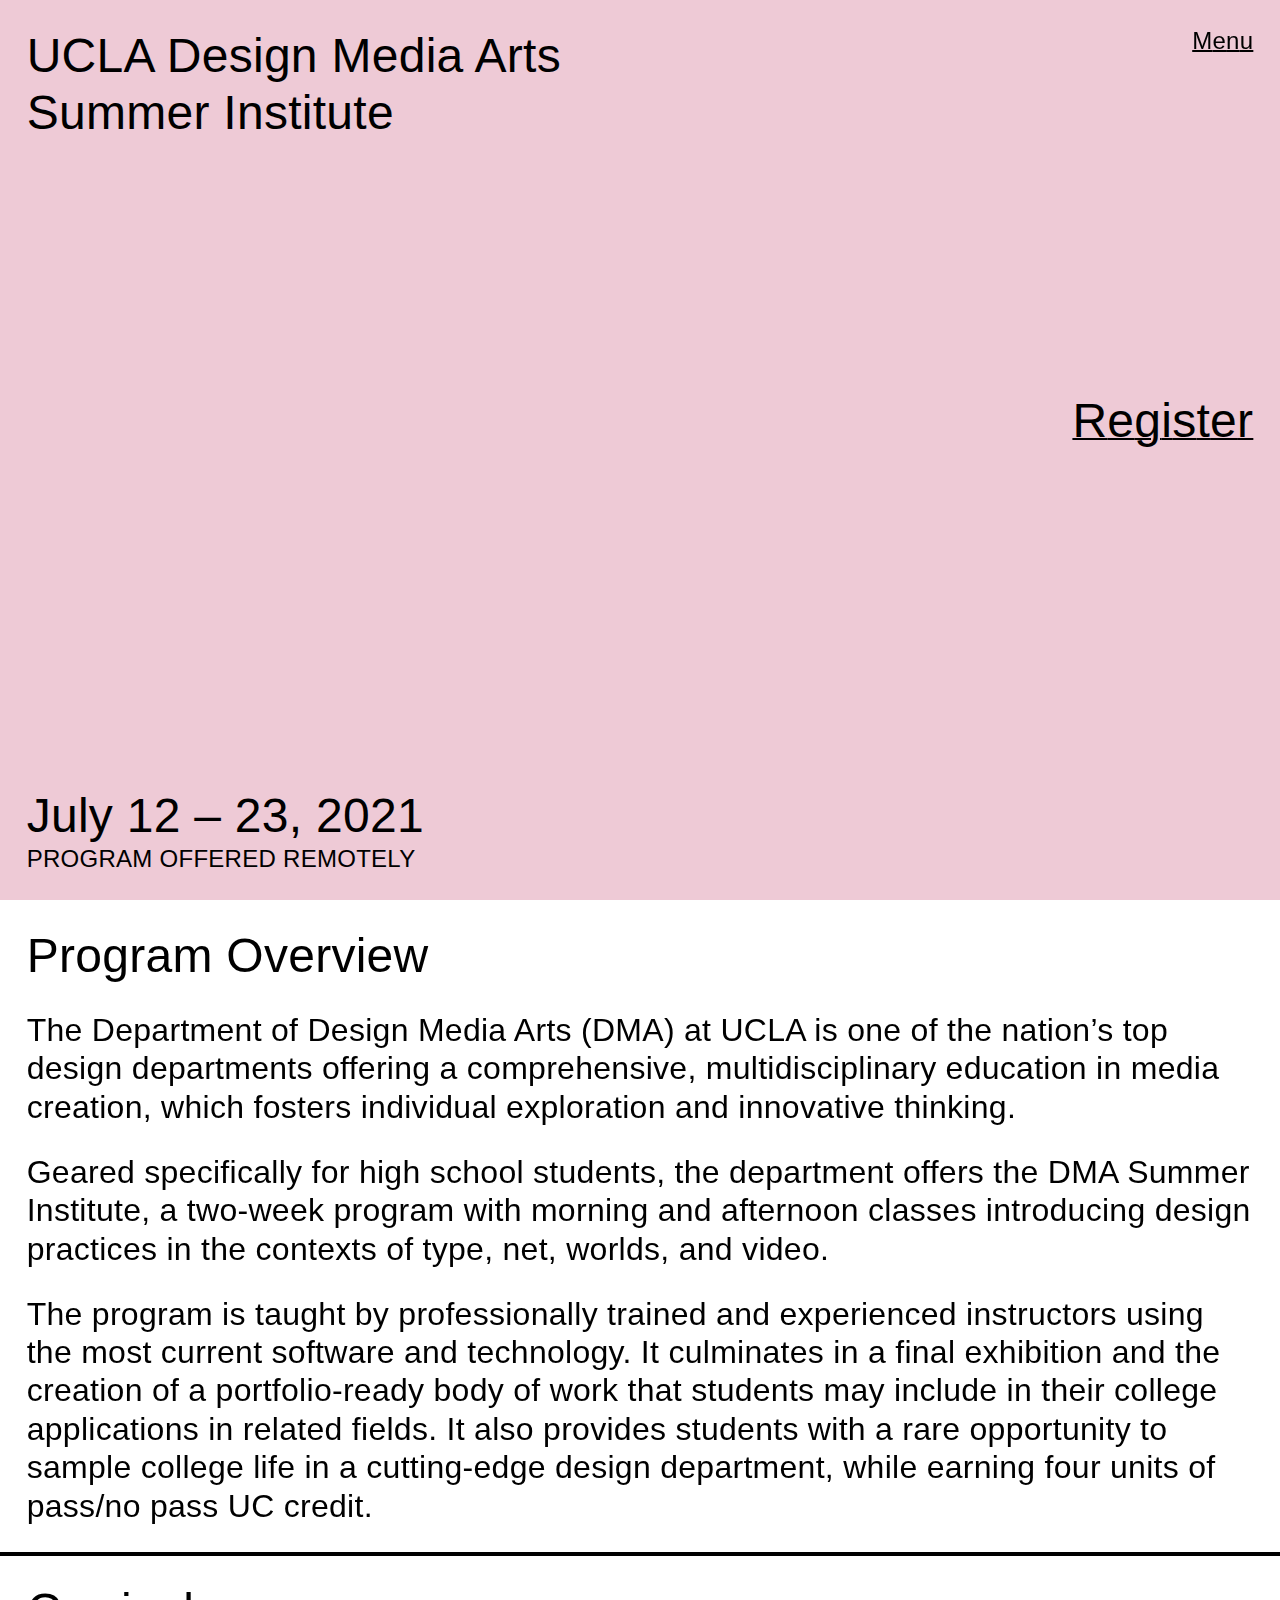
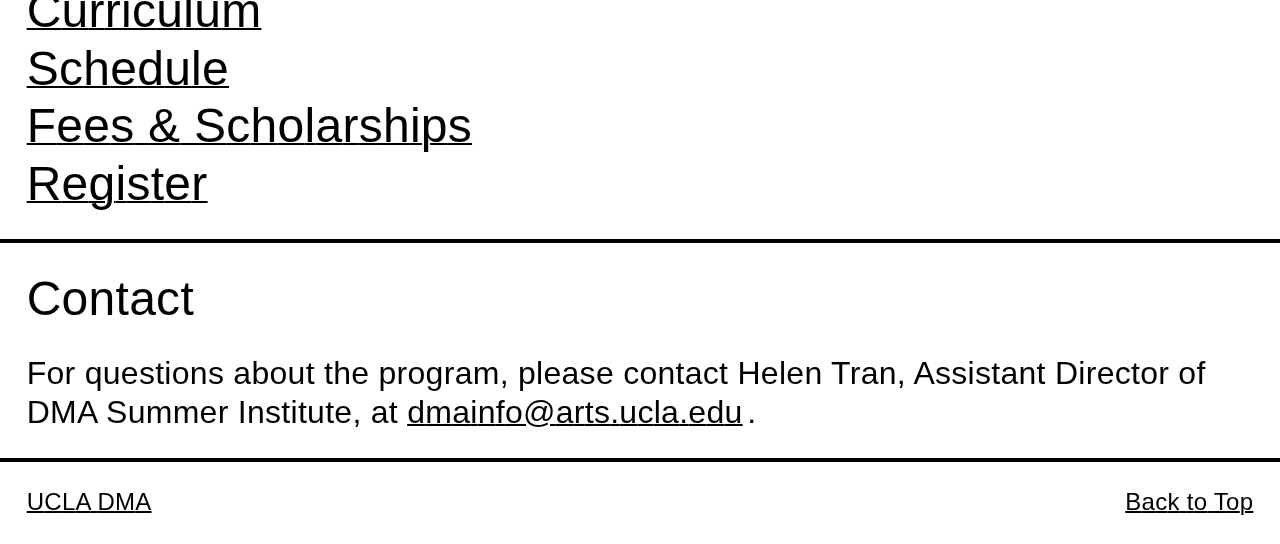
<file: index.html>
<!DOCTYPE html>
<html lang="en">

<head>
    <meta charset="utf-8">
    <meta name="viewport" content="width=device-width, initial-scale=1">
    <meta name="description"
        content="The Department of Design Media Arts (DMA) at UCLA is one of the nation’s top design departments offering a comprehensive, multidisciplinary education in media creation, which fosters individual exploration and innovative thinking. Geared specifically for high school students, the department offers the DMA Summer Institute, a two-week program with morning and afternoon classes introducing design practices in the contexts of print, net, worlds, and video. The program is taught by professionally trained and experienced instructors using the most current software and technology. It culminates in a final exhibition and the creation of a portfolio-ready body of work that students may include in their college applications in related fields. It also provides students with a rare opportunity to sample college life in a cutting-edge design department, while earning four units of pass/no pass UC credit.">
    <link href="css/common.css" rel="stylesheet">
    <link href="css/index.css" rel="stylesheet">
    <title>UCLA DMA Summer Institute 2021</title>
</head>

<body onclick="">
    <nav id="menu" class="menu eighteen-pt">
        <div class="current-page text">
            Program Overview
        </div>

        <div id="close-btn" class="close-btn btn text">
            Close
        </div>

        <hr class="hr-show-on-mobile">

        <a href="curriculum/index.html" class="text">
            Curriculum
        </a>
        <br>
        <a href="schedule/index.html" class="text">
            Schedule
        </a>
        <br>
        <a href="fees-scholarships/index.html" class="text">
            Fees & Scholarships
        </a>
        <br>
        <a href="#contact" id="contact-btn" class="text">
            Contact
        </a>

        <hr>

        <div class="register">
            <a href="https://r.summer.ucla.edu/contact/InterestInstitutes.cfm" target="blank" class="register-btn thirty-six-pt text">
                Register
            </a>
            <div class="register-caption">
                <div class="text">
                    PROGRAM OFFERED REMOTELY
                </div>
                <div class="text">
                    Registeration for Summer 2021 opens on February 15 on a first come, first-served basis.
                </div>
            </div>
        </div>
    </nav>

    <main>
        <div id="top"></div>

        <nav>
            <div id="menu-btn" class="menu-btn btn eighteen-pt text">
                Menu
            </div>
        </nav>

        <header id="landing" class="landing">
            <div class="header">
                <h1 class="thirty-six-pt">
                    <div class="text">
                        UCLA Design Media Arts
                    </div>
                    <div class="text">
                        Summer Institute
                    </div>
                </h1>
            </div>

            <div class="register">
                <a href="https://r.summer.ucla.edu/contact/InterestInstitutes.cfm" target="blank" class="register-btn thirty-six-pt text">
                    Register
                </a>
            </div>

            <div class="date">
                <div class="date-wrapper">
                    <time class="thirty-six-pt text" datetime="2021-07-12">
                        July 12
                    </time>
                    <span class="thirty-six-pt text">
                        –
                    </span>
                    <time class="thirty-six-pt text" datetime="2021-07-23">
                        23, 2021
                    </time>
                    <div class="eighteen-pt text">
                        PROGRAM OFFERED REMOTELY
                    </div>
                </div>
            </div>
        </header>

        <!-- <hr class="hr-thick"> -->

        <section class="overview">
            <h1 class="thirty-six-pt text">
                Program Overview
            </h1>
            <p>
                <div class="twenty-four-pt text">
                    The Department of Design Media Arts (DMA) at UCLA is one of the nation’s top design departments
                    offering a comprehensive, multidisciplinary education in media creation, which fosters individual
                    exploration and innovative thinking.
                </div>

                <div class="twenty-four-pt text">
                    Geared specifically for high school students, the department offers the DMA Summer Institute, a
                    two-week program with morning and afternoon classes introducing design practices in the contexts of
                    type, net, worlds, and video.
                </div>

                <div class="twenty-four-pt text">
                    The program is taught by professionally trained and experienced instructors using the most current
                    software and technology. It culminates in a final exhibition and the creation of a portfolio-ready
                    body of work that students may include in their college applications in related fields. It also
                    provides students with a rare opportunity to sample college life in a cutting-edge design
                    department, while earning four units of pass/no pass UC credit.
                </div>
            </p>
        </section>

        <hr class="hr-thick">

        <nav class="btm-nav thirty-six-pt">
            <a href="curriculum/index.html" class="text">
                Curriculum
            </a>
            <br>
            <a href="schedule/index.html" class="text">
                Schedule
            </a>
            <br>
            <a href="fees-scholarships/index.html" class="text">
                Fees & Scholarships
            </a>
            <br>
            <a href="https://r.summer.ucla.edu/contact/InterestInstitutes.cfm" target="blank" class="text">
                Register
            </a>
        </nav>

        <hr class="hr-thick">

        <section class="contact" id="contact">
            <h1 class="thirty-six-pt text">
                Contact
            </h1>
            <p>
                <span class="twenty-four-pt text">
                    For questions about the program, please contact Helen Tran, Assistant Director of DMA Summer
                    Institute, at
                </span>
                <a href="mailto:dmainfo@arts.ucla.edu" class="twenty-four-pt text">dmainfo@arts.ucla.edu</a>
                <span class="twenty-four-pt text">
                    .
                </span>
            </p>
        </section>

        <hr class="hr-thick">
    </main>

    <footer class="eighteen-pt">
        <div class="UCLA-DMA">
            <a href="http://dma.ucla.edu/" target="blank" class="text">
                UCLA DMA
            </a>
        </div>
        <div class="back-to-top">
            <a href="#top" class="text">
                Back to Top
            </a>
        </div>
    </footer>

    <script type="text/javascript" src="js/jquery-1.8.3.js"></script>
    <script type="text/javascript" src="js/index.js"></script>
    <script type="text/javascript" src="js/menu.js"></script>
</body>

</html>
</file>
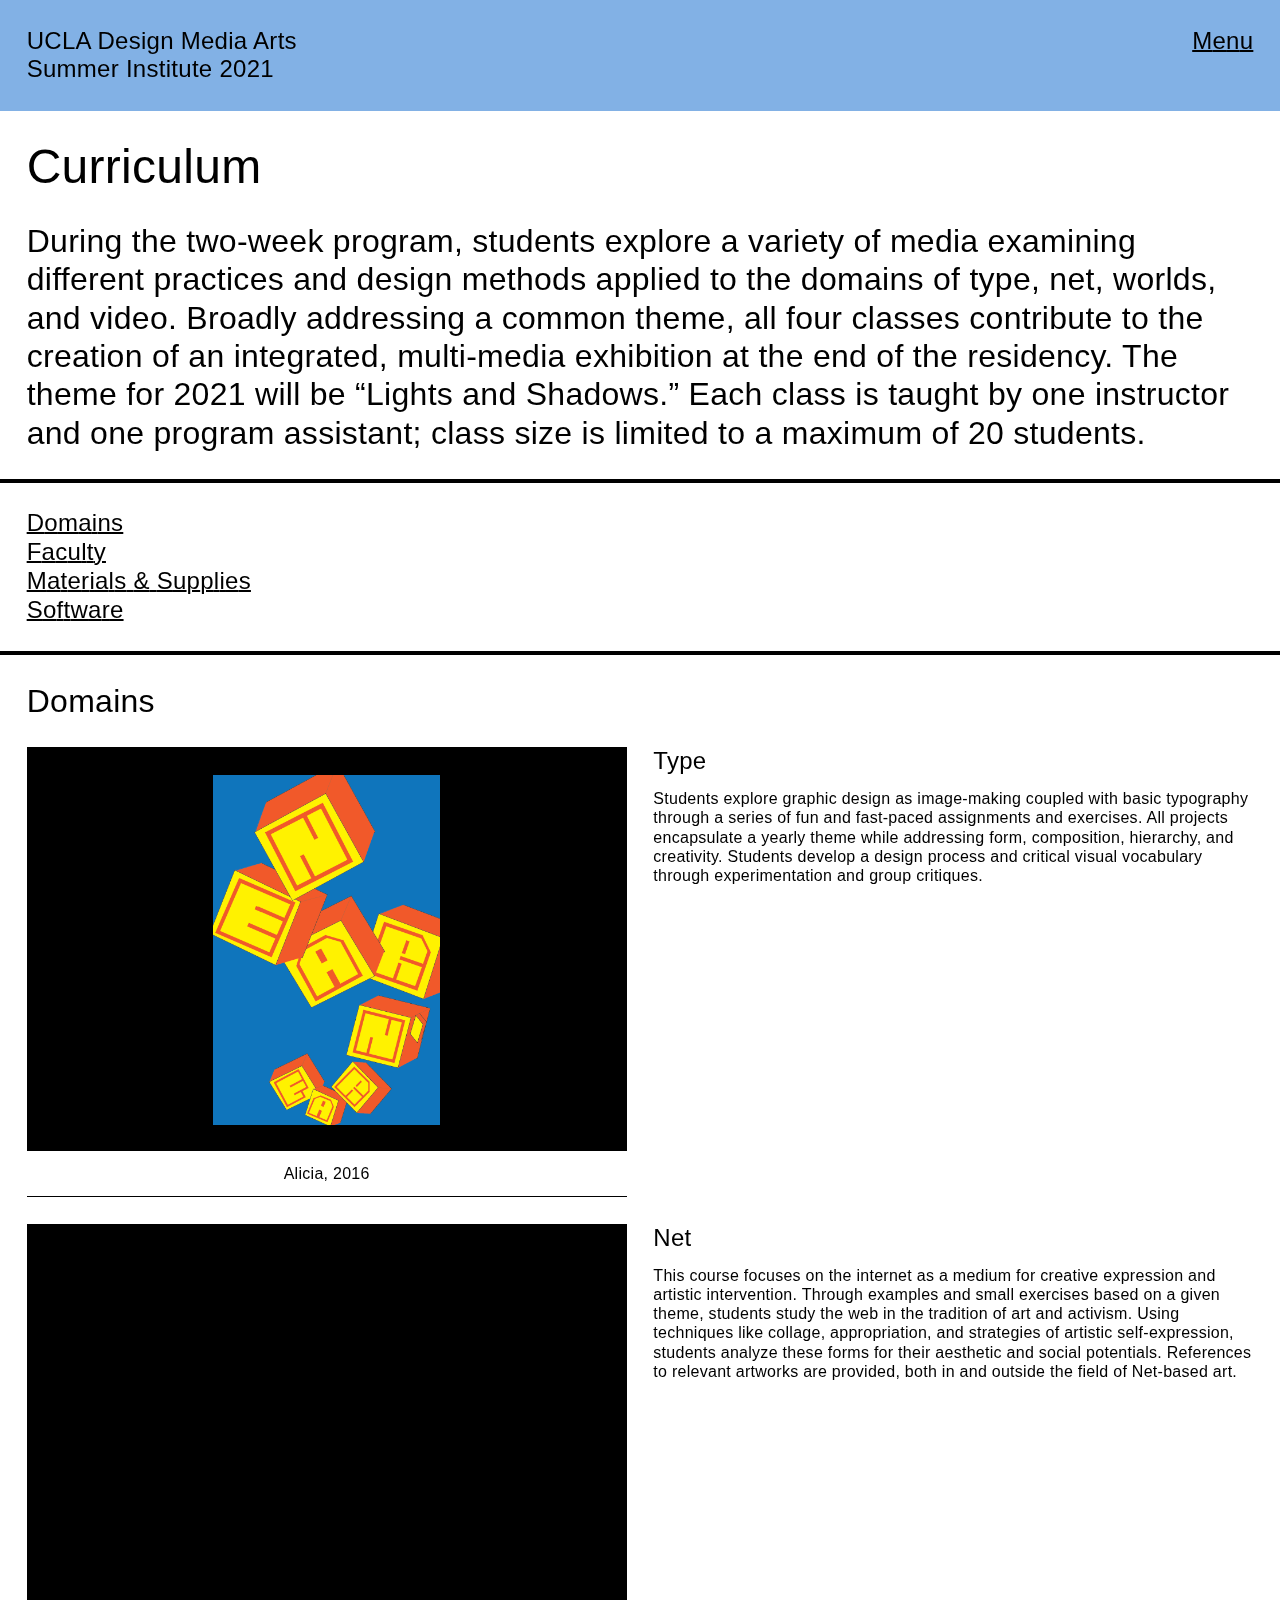
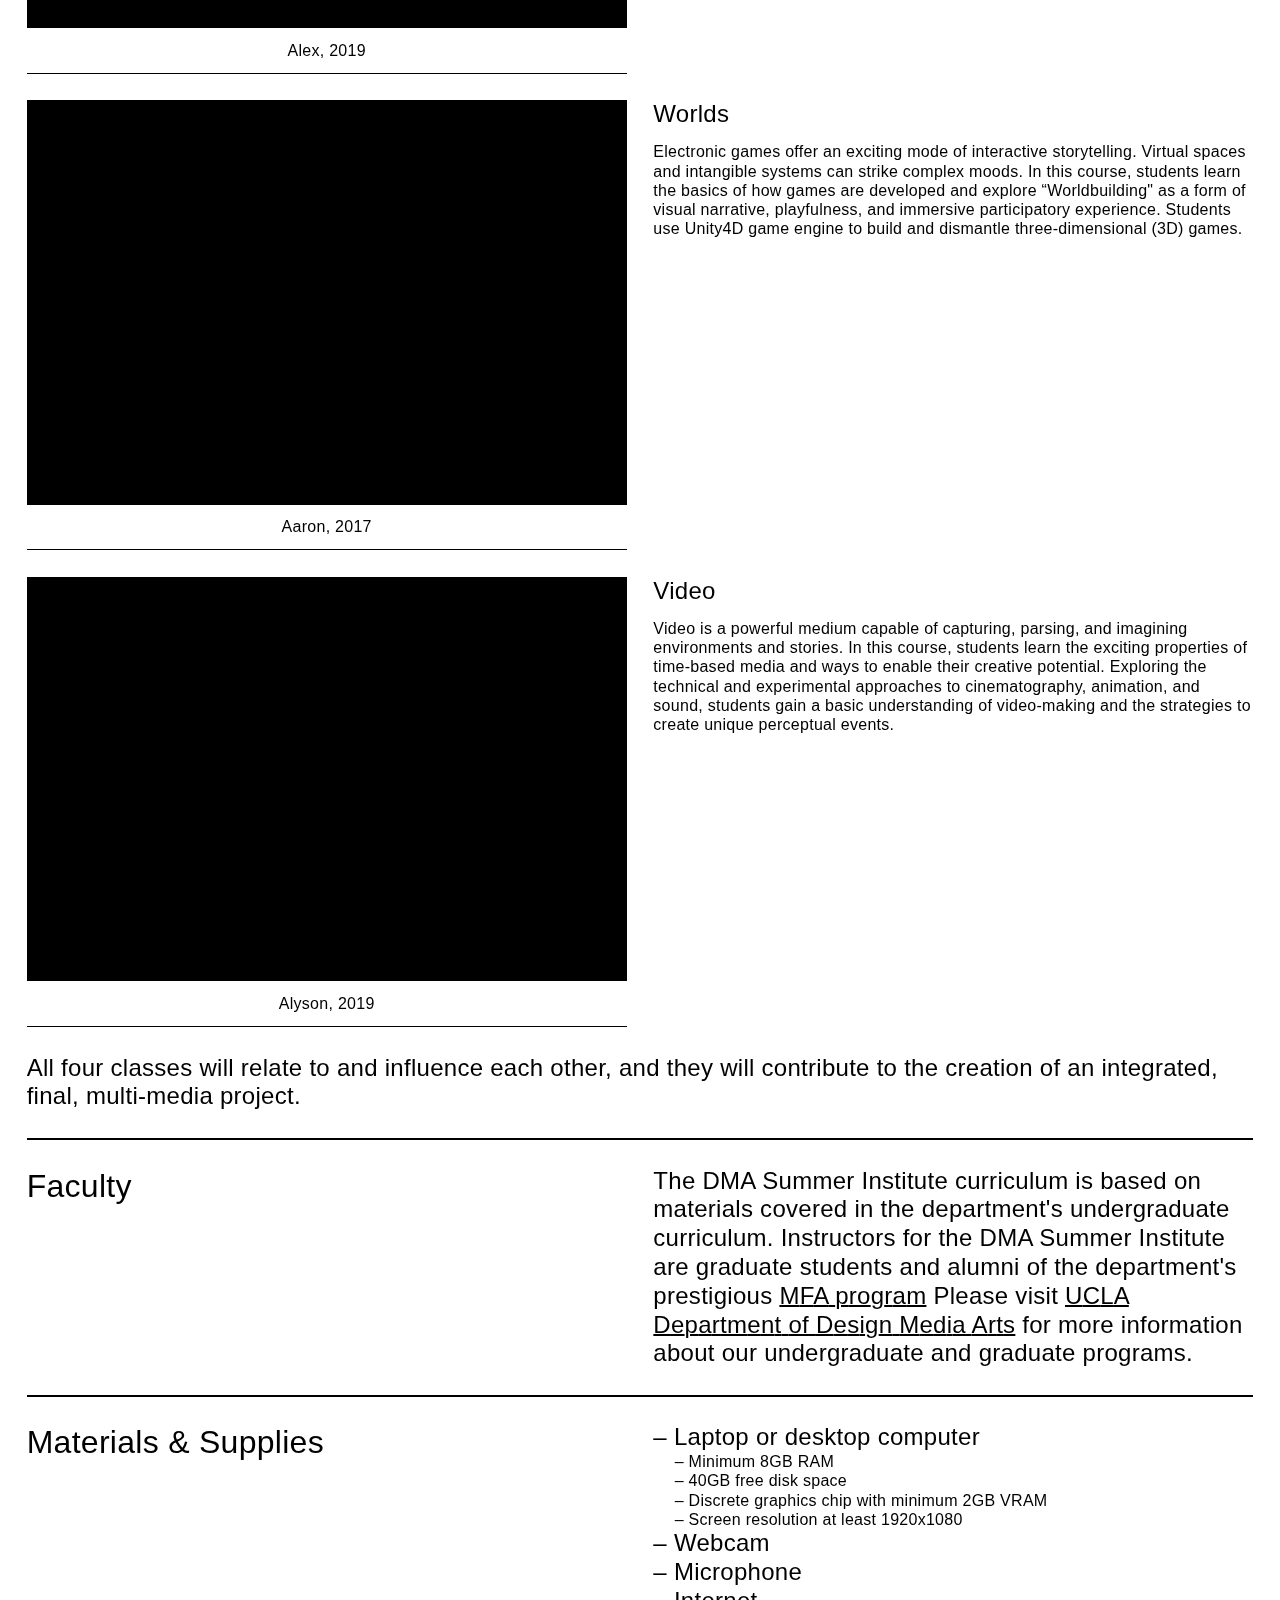
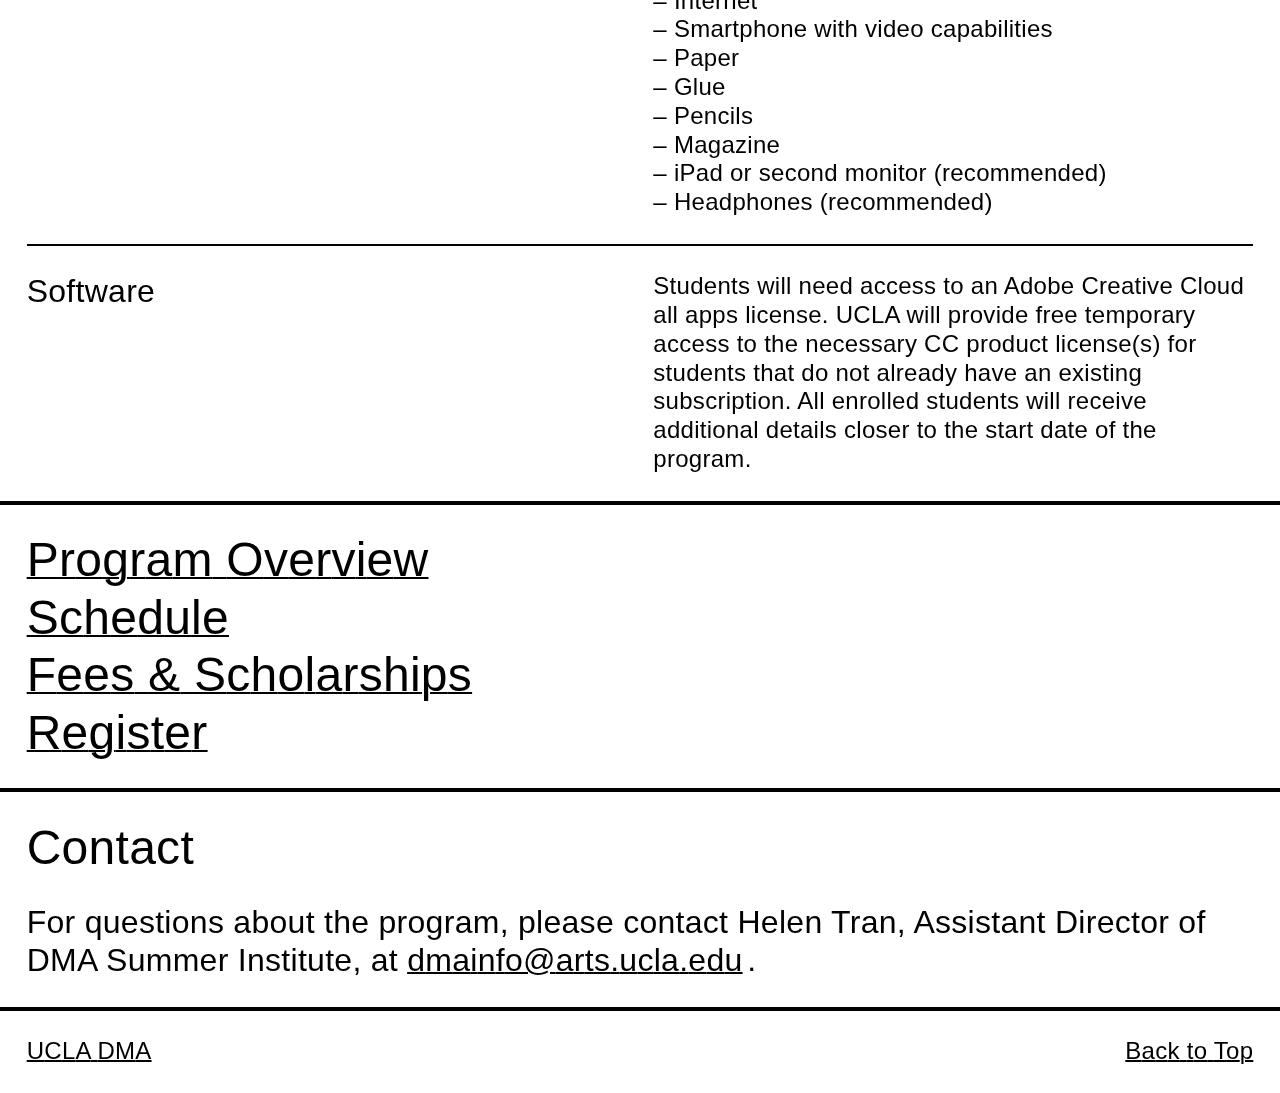
<file: curriculum/index.html>
<!DOCTYPE html>
<html lang="en">

<head>
    <meta charset="utf-8">
    <meta name="viewport" content="width=device-width, initial-scale=1">
    <meta name="description"
        content="The Department of Design Media Arts (DMA) at UCLA is one of the nation’s top design departments offering a comprehensive, multidisciplinary education in media creation, which fosters individual exploration and innovative thinking. Geared specifically for high school students, the department offers the DMA Summer Institute, a two-week program with morning and afternoon classes introducing design practices in the contexts of print, net, worlds, and video. The program is taught by professionally trained and experienced instructors using the most current software and technology. It culminates in a final exhibition and the creation of a portfolio-ready body of work that students may include in their college applications in related fields. It also provides students with a rare opportunity to sample college life in a cutting-edge design department, while earning four units of pass/no pass UC credit.">
    <link href="../css/common.css" rel="stylesheet">
    <link href="../css/curriculum.css" rel="stylesheet">
    <title>UCLA DMA Summer Institute 2021</title>
</head>

<body onclick="">
    <nav id="menu" class="menu eighteen-pt">
        <div class="current-page text">
            Curriculum
        </div>

        <div id="close-btn" class="close-btn btn text">
            Close
        </div>

        <hr class="hr-show-on-mobile">

        <a href="../index.html" class="text">
            Program Overview
        </a>
        <br>
        <a href="../schedule/index.html" class="text">
            Schedule
        </a>
        <br>
        <a href="../fees-scholarships/index.html" class="text">
            Fees & Scholarships
        </a>
        <br>
        <a href="#contact" id="contact-btn" class="text">
            Contact
        </a>

        <hr>

        <div class="register">
            <a href="https://r.summer.ucla.edu/contact/InterestInstitutes.cfm" target="_blank"
                class="register-btn thirty-six-pt text">
                Register
            </a>
            <div class="register-caption">
                <div class="text">
                    PROGRAM OFFERED REMOTELY
                </div>
                <div class="text">
                    Registeration for Summer 2021 opens on February 15 on a first come, first-served basis.
                </div>
            </div>
        </div>
    </nav>

    <main>
        <div id="top"></div>

        <nav>
            <div id="menu-btn" class="menu-btn btn eighteen-pt text">
                Menu
            </div>
        </nav>

        <header id="landing" class="landing">
            <h2 class="eighteen-pt">
                <div class="text">
                    UCLA Design Media Arts
                </div>
                <div class="text">
                    Summer Institute 2021
                </div>
            </h2>
        </header>

        <section class="intro">
            <h1 class="thirty-six-pt">
                <div class="text">
                    Curriculum
                </div>
            </h1>

            <p>
                <div class="twenty-four-pt text">
                    During the two-week program, students explore a variety of media examining different practices and
                    design methods applied to the domains of type, net, worlds, and video. Broadly addressing a common
                    theme, all four classes contribute to the creation of an integrated, multi-media exhibition at the
                    end of the residency. The theme for 2021 will be “Lights and Shadows.” Each class is taught by one
                    instructor and one program assistant; class size is limited to a maximum of 20 students.
                </div>
            </p>
        </section>

        <hr class="hr-thick">

        <nav class="top-nav eighteen-pt">
            <a href="#domains" class="text">
                Domains
            </a>
            <br>
            <a href="#faculty" class="text">
                Faculty
            </a>
            <br>
            <a href="#materials-supplies" class="text">
                Materials & Supplies
            </a>
            <br>
            <a href="#software" class="text">
                Software
            </a>
        </nav>

        <hr class="hr-thick">

        <section id="domains" class="domains">
            <h2 class="twenty-four-pt text">
                Domains
            </h2>

            <!--
                domain: type
            -->
            <figure class="domain-container">
                <div class="domain-student-work left-column">
                    <div class="student-work-scroller">
                        <figure>
                            <div class="student-work">
                                <img class="lazy" data-src="../images/1-type/alicia-zhang-2016.png">
                            </div>
                            <figcaption>
                                <div class="twelve-pt text">
                                    Alicia, 2016
                                </div>
                            </figcaption>
                        </figure>

                        <figure>
                            <div class="student-work">
                                <img class="lazy" data-src="../images/1-type/amy-sarr-2017.jpg">
                            </div>
                            <figcaption>
                                <div class="twelve-pt text">
                                    Amy, 2017
                                </div>
                            </figcaption>
                        </figure>

                        <figure>
                            <div class="student-work">
                                <img class="lazy" data-src="../images/1-type/Avery-Print.png">
                            </div>
                            <figcaption>
                                <div class="twelve-pt text">
                                    Avery, 2019
                                </div>
                            </figcaption>
                        </figure>

                        <figure>
                            <div class="student-work">
                                <img class="lazy" data-src="../images/1-type/cathy-wang-2017.jpg">
                            </div>
                            <figcaption>
                                <div class="twelve-pt text">
                                    Cathy, 2017
                                </div>
                            </figcaption>
                        </figure>

                        <figure>
                            <div class="student-work">
                                <img class="lazy" data-src="../images/1-type/Claire-Print.png">
                            </div>
                            <figcaption>
                                <div class="twelve-pt text">
                                    Claire, 2019
                                </div>
                            </figcaption>
                        </figure>

                        <figure>
                            <div class="student-work">
                                <img class="lazy" data-src="../images/1-type/Emily-Print-2.png">
                            </div>
                            <figcaption>
                                <div class="twelve-pt text">
                                    Emily, 2019
                                </div>
                            </figcaption>
                        </figure>

                        <figure>
                            <div class="student-work">
                                <img class="lazy" data-src="../images/1-type/ian-busby-2016.png">
                            </div>
                            <figcaption>
                                <div class="twelve-pt text">
                                    Ian, 2016
                                </div>
                            </figcaption>
                        </figure>

                        <figure>
                            <div class="student-work">
                                <img class="lazy" data-src="../images/1-type/isabella-bertolini-2016.png">
                            </div>
                            <figcaption>
                                <div class="twelve-pt text">
                                    Isabella, 2016
                                </div>
                            </figcaption>
                        </figure>

                        <figure>
                            <div class="student-work">
                                <img class="lazy" data-src="../images/1-type/jabari-carlton-2018.jpeg">
                            </div>
                            <figcaption>
                                <div class="twelve-pt text">
                                    Jabari, 2018
                                </div>
                            </figcaption>
                        </figure>

                        <figure>
                            <div class="student-work">
                                <img class="lazy" data-src="../images/1-type/Jasmine-Print.png">
                            </div>
                            <figcaption>
                                <div class="twelve-pt text">
                                    Jasmine, 2019
                                </div>
                            </figcaption>
                        </figure>

                        <figure>
                            <div class="student-work">
                                <img class="lazy" data-src="../images/1-type/Lars-Print.png">
                            </div>
                            <figcaption>
                                <div class="twelve-pt text">
                                    Lars, 2019
                                </div>
                            </figcaption>
                        </figure>

                        <figure>
                            <div class="student-work">
                                <img class="lazy" data-src="../images/1-type/maddy-mcneill-2016.png">
                            </div>
                            <figcaption>
                                <div class="twelve-pt text">
                                    Maddy, 2016
                                </div>
                            </figcaption>
                        </figure>

                        <figure>
                            <div class="student-work">
                                <img class="lazy" data-src="../images/1-type/Melanie-Print.png">
                            </div>
                            <figcaption>
                                <div class="twelve-pt text">
                                    Melanie, 2019
                                </div>
                            </figcaption>
                        </figure>

                        <figure>
                            <div class="student-work">
                                <img class="lazy" data-src="../images/1-type/miao-lan-zhang-2018.jpg">
                            </div>
                            <figcaption>
                                <div class="twelve-pt text">
                                    Miao Lan, 2018
                                </div>
                            </figcaption>
                        </figure>

                        <figure>
                            <div class="student-work">
                                <img class="lazy" data-src="../images/1-type/michelle-zhang-2018.jpeg">
                            </div>
                            <figcaption>
                                <div class="twelve-pt text">
                                    Michelle, 2018
                                </div>
                            </figcaption>
                        </figure>

                        <figure>
                            <div class="student-work">
                                <img class="lazy" data-src="../images/1-type/Mitchell-Print.png">
                            </div>
                            <figcaption>
                                <div class="twelve-pt text">
                                    Mitchell, 2019
                                </div>
                            </figcaption>
                        </figure>

                        <figure>
                            <div class="student-work">
                                <img class="lazy" data-src="../images/1-type/nathan-gin-2017.jpg">
                            </div>
                            <figcaption>
                                <div class="twelve-pt text">
                                    Nathan, 2017
                                </div>
                            </figcaption>
                        </figure>

                        <figure>
                            <div class="student-work">
                                <img class="lazy" data-src="../images/1-type/Olivia-Print.png">
                            </div>
                            <figcaption>
                                <div class="twelve-pt text">
                                    Olivia, 2019
                                </div>
                            </figcaption>
                        </figure>

                        <figure>
                            <div class="student-work">
                                <img class="lazy" data-src="../images/1-type/smriti-vaidyanathan-2018.jpeg">
                            </div>
                            <figcaption>
                                <div class="twelve-pt text">
                                    Smriti, 2018
                                </div>
                            </figcaption>
                        </figure>

                        <figure>
                            <div class="student-work">
                                <img class="lazy" data-src="../images/1-type/Wanting-Print.png">
                            </div>
                            <figcaption>
                                <div class="twelve-pt text">
                                    Wanting, 2019
                                </div>
                            </figcaption>
                        </figure>

                        <figure>
                            <div class="student-work">
                                <img class="lazy" data-src="../images/1-type/Wayne-Print.png">
                            </div>
                            <figcaption>
                                <div class="twelve-pt text">
                                    Wayne, 2019
                                </div>
                            </figcaption>
                        </figure>
                    </div>
                </div>

                <figcaption class="domain-description right-column">
                    <h3 class="text eighteen-pt">
                        Type
                    </h3>
                    <p>
                        <div class="text twelve-pt">
                            Students explore graphic design as image-making coupled with basic typography through a
                            series of fun and fast-paced assignments and exercises. All projects encapsulate a yearly
                            theme while addressing form, composition, hierarchy, and creativity. Students develop a
                            design process and critical visual vocabulary through experimentation and group critiques.
                        </div>
                    </p>
                </figcaption>
            </figure>

            <!--
                domain: net
            -->
            <figure class="domain-container">
                <div class="domain-student-work left-column">
                    <div class="student-work-scroller">
                        <figure>
                            <div class="student-work">
                                <img class="lazy" data-src="../images/2-net/Alex-Web.png">
                            </div>
                            <figcaption>
                                <div class="twelve-pt text">
                                    Alex, 2019
                                </div>
                            </figcaption>
                        </figure>

                        <figure>
                            <div class="student-work">
                                <img class="lazy" data-src="../images/2-net/Alexandra-Web.png">
                            </div>
                            <figcaption>
                                <div class="twelve-pt text">
                                    Alexandra, 2019
                                </div>
                            </figcaption>
                        </figure>

                        <figure>
                            <div class="student-work">
                                <img class="lazy" data-src="../images/2-net/Anjali-Web.png">
                            </div>
                            <figcaption>
                                <div class="twelve-pt text">
                                    Anjali, 2019
                                </div>
                            </figcaption>
                        </figure>

                        <figure>
                            <div class="student-work">
                                <img class="lazy"
                                    data-src="../images/2-net/ayesha-baweja-visions-from-the-future-2018.png">
                            </div>
                            <figcaption>
                                <div class="twelve-pt text">
                                    Ayesha, 2018
                                </div>
                            </figcaption>
                        </figure>

                        <figure>
                            <div class="student-work">
                                <img class="lazy" data-src="../images/2-net/brian-zhao-2017.png">
                            </div>
                            <figcaption>
                                <div class="twelve-pt text">
                                    Brian, 2017
                                </div>
                            </figcaption>
                        </figure>

                        <figure>
                            <div class="student-work">
                                <img class="lazy" data-src="../images/2-net/chloe-villanueva-2018.png">
                            </div>
                            <figcaption>
                                <div class="twelve-pt text">
                                    Chloe, 2018
                                </div>
                            </figcaption>
                        </figure>

                        <figure>
                            <div class="student-work">
                                <img class="lazy" data-src="../images/2-net/Claire-Web.png">
                            </div>
                            <figcaption>
                                <div class="twelve-pt text">
                                    Claire, 2019
                                </div>
                            </figcaption>
                        </figure>

                        <figure>
                            <div class="student-work">
                                <img class="lazy" data-src="../images/2-net/Danielle-Web.png">
                            </div>
                            <figcaption>
                                <div class="twelve-pt text">
                                    Danielle, 2019
                                </div>
                            </figcaption>
                        </figure>

                        <figure>
                            <div class="student-work">
                                <img class="lazy" data-src="../images/2-net/Dylan-Web.png">
                            </div>
                            <figcaption>
                                <div class="twelve-pt text">
                                    Dylan, 2019
                                </div>
                            </figcaption>
                        </figure>

                        <figure>
                            <div class="student-work">
                                <img class="lazy" data-src="../images/2-net/Elaine-Web.png">
                            </div>
                            <figcaption>
                                <div class="twelve-pt text">
                                    Elanie, 2019
                                </div>
                            </figcaption>
                        </figure>

                        <figure>
                            <div class="student-work">
                                <img class="lazy" data-src="../images/2-net/Eri-Web.png">
                            </div>
                            <figcaption>
                                <div class="twelve-pt text">
                                    Eri, 2019
                                </div>
                            </figcaption>
                        </figure>

                        <figure>
                            <div class="student-work">
                                <img class="lazy" data-src="../images/2-net/Erin-Web.png">
                            </div>
                            <figcaption>
                                <div class="twelve-pt text">
                                    Erin, 2019
                                </div>
                            </figcaption>
                        </figure>

                        <figure>
                            <div class="student-work">
                                <img class="lazy" data-src="../images/2-net/Ethan-Web.png">
                            </div>
                            <figcaption>
                                <div class="twelve-pt text">
                                    Ethan, 2019
                                </div>
                            </figcaption>
                        </figure>

                        <figure>
                            <div class="student-work">
                                <img class="lazy" data-src="../images/2-net/Garrett-Web.png">
                            </div>
                            <figcaption>
                                <div class="twelve-pt text">
                                    Garrett, 2019
                                </div>
                            </figcaption>
                        </figure>

                        <figure>
                            <div class="student-work">
                                <img class="lazy" data-src="../images/2-net/Grady-Web.png">
                            </div>
                            <figcaption>
                                <div class="twelve-pt text">
                                    Grady, 2019
                                </div>
                            </figcaption>
                        </figure>

                        <figure>
                            <div class="student-work">
                                <img class="lazy" data-src="../images/2-net/James-Web.png">
                            </div>
                            <figcaption>
                                <div class="twelve-pt text">
                                    James, 2019
                                </div>
                            </figcaption>
                        </figure>

                        <figure>
                            <div class="student-work">
                                <img class="lazy" data-src="../images/2-net/Jamie-Web.png">
                            </div>
                            <figcaption>
                                <div class="twelve-pt text">
                                    Jamie, 2019
                                </div>
                            </figcaption>
                        </figure>

                        <figure>
                            <div class="student-work">
                                <img class="lazy" data-src="../images/2-net/julie-ye-2017.png">
                            </div>
                            <figcaption>
                                <div class="twelve-pt text">
                                    Julie, 2017
                                </div>
                            </figcaption>
                        </figure>

                        <figure>
                            <div class="student-work">
                                <img class="lazy" data-src="../images/2-net/kai-watanabe-2016.png">
                            </div>
                            <figcaption>
                                <div class="twelve-pt text">
                                    Kai, 2016
                                </div>
                            </figcaption>
                        </figure>

                        <figure>
                            <div class="student-work">
                                <img class="lazy" data-src="../images/2-net/Katie-Web.png">
                            </div>
                            <figcaption>
                                <div class="twelve-pt text">
                                    Katie, 2019
                                </div>
                            </figcaption>
                        </figure>

                        <figure>
                            <div class="student-work">
                                <img class="lazy" data-src="../images/2-net/katrina-sung-2017.png">
                            </div>
                            <figcaption>
                                <div class="twelve-pt text">
                                    Katrina, 2017
                                </div>
                            </figcaption>
                        </figure>

                        <figure>
                            <div class="student-work">
                                <img class="lazy" data-src="../images/2-net/opal-lambert-2016.png">
                            </div>
                            <figcaption>
                                <div class="twelve-pt text">
                                    Opal, 2016
                                </div>
                            </figcaption>
                        </figure>

                        <figure>
                            <div class="student-work">
                                <img class="lazy" data-src="../images/2-net/pandi-lau-2017.png">
                            </div>
                            <figcaption>
                                <div class="twelve-pt text">
                                    Pandi, 2017
                                </div>
                            </figcaption>
                        </figure>

                        <figure>
                            <div class="student-work">
                                <img class="lazy" data-src="../images/2-net/Remy-Web.png">
                            </div>
                            <figcaption>
                                <div class="twelve-pt text">
                                    Remy, 2019
                                </div>
                            </figcaption>
                        </figure>

                        <figure>
                            <div class="student-work">
                                <img class="lazy"
                                    data-src="../images/2-net/ruoxuan-shao-visions-from-the-future-2018.png">
                            </div>
                            <figcaption>
                                <div class="twelve-pt text">
                                    Ruoxuan, 2018
                                </div>
                            </figcaption>
                        </figure>
                    </div>
                </div>

                <figcaption class="domain-description domain-parts right-column">
                    <h3 class="text eighteen-pt">
                        Net
                    </h3>
                    <p>
                        <div class="text twelve-pt">
                            This course focuses on the internet as a medium for creative expression and artistic
                            intervention. Through examples and small exercises based on a given theme, students study
                            the web in the tradition of art and activism. Using techniques like collage, appropriation,
                            and strategies of artistic self-expression, students analyze these forms for their aesthetic
                            and social potentials. References to relevant artworks are provided, both in and outside the
                            field of Net-based art.
                        </div>
                    </p>
                </figcaption>
            </figure>

            <!--
                domain: worlds
            -->
            <figure class="domain-container">
                <div class="domain-student-work left-column">
                    <div class="student-work-scroller">
                        <figure>
                            <div class="student-work">
                                <img class="lazy" data-src="../images/3-world/aaron-chao-2017.png">
                            </div>
                            <figcaption>
                                <div class="twelve-pt text">
                                    Aaron, 2017
                                </div>
                            </figcaption>
                        </figure>

                        <figure>
                            <div class="student-work">
                                <img class="lazy" data-src="../images/3-world/abe-kei-2018.png">
                            </div>
                            <figcaption>
                                <div class="twelve-pt text">
                                    Abe, 2018
                                </div>
                            </figcaption>
                        </figure>

                        <figure>
                            <div class="student-work">
                                <img class="lazy" data-src="../images/3-world/Alexandra-World.jpg">
                            </div>
                            <figcaption>
                                <div class="twelve-pt text">
                                    Alexandra, 2019
                                </div>
                            </figcaption>
                        </figure>

                        <figure>
                            <div class="student-work">
                                <img class="lazy" data-src="../images/3-world/beatrix-thomas-2017.png">
                            </div>
                            <figcaption>
                                <div class="twelve-pt text">
                                    Beatrix, 2017
                                </div>
                            </figcaption>
                        </figure>

                        <figure>
                            <div class="student-work">
                                <img class="lazy" data-src="../images/3-world/Carly-World.jpg">
                            </div>
                            <figcaption>
                                <div class="twelve-pt text">
                                    Carly, 2019
                                </div>
                            </figcaption>
                        </figure>

                        <figure>
                            <div class="student-work">
                                <img class="lazy" data-src="../images/3-world/Catherine-World.jpg">
                            </div>
                            <figcaption>
                                <div class="twelve-pt text">
                                    Catherine, 2019
                                </div>
                            </figcaption>
                        </figure>

                        <figure>
                            <div class="student-work">
                                <img class="lazy" data-src="../images/3-world/Dylan-World.jpg">
                            </div>
                            <figcaption>
                                <div class="twelve-pt text">
                                    Dylan, 2019
                                </div>
                            </figcaption>
                        </figure>

                        <figure>
                            <div class="student-work">
                                <img class="lazy" data-src="../images/3-world/elana-reisman-2017.png">
                            </div>
                            <figcaption>
                                <div class="twelve-pt text">
                                    Elana, 2017
                                </div>
                            </figcaption>
                        </figure>

                        <figure>
                            <div class="student-work">
                                <img class="lazy" data-src="../images/3-world/Ellie-World.jpg">
                            </div>
                            <figcaption>
                                <div class="twelve-pt text">
                                    Ellie, 2019
                                </div>
                            </figcaption>
                        </figure>

                        <figure>
                            <div class="student-work">
                                <img class="lazy" data-src="../images/3-world/Emily-World.jpg">
                            </div>
                            <figcaption>
                                <div class="twelve-pt text">
                                    Emily, 2019
                                </div>
                            </figcaption>
                        </figure>

                        <figure>
                            <div class="student-work">
                                <img class="lazy" data-src="../images/3-world/ethan-lin-beach-after-hours-2018.png">
                            </div>
                            <figcaption>
                                <div class="twelve-pt text">
                                    Ethan, 2018
                                </div>
                            </figcaption>
                        </figure>

                        <figure>
                            <div class="student-work">
                                <img class="lazy" data-src="../images/3-world/harper-mcdowell-meat-land-2018.png">
                            </div>
                            <figcaption>
                                <div class="twelve-pt text">
                                    Harper, 2018
                                </div>
                            </figcaption>
                        </figure>

                        <figure>
                            <div class="student-work">
                                <img class="lazy" data-src="../images/3-world/isabella-bertolini-2016.png">
                            </div>
                            <figcaption>
                                <div class="twelve-pt text">
                                    Isabella, 2016
                                </div>
                            </figcaption>
                        </figure>

                        <figure>
                            <div class="student-work">
                                <img class="lazy" data-src="../images/3-world/Jasmine-World.jpg">
                            </div>
                            <figcaption>
                                <div class="twelve-pt text">
                                    Jasmine, 2019
                                </div>
                            </figcaption>
                        </figure>

                        <figure>
                            <div class="student-work">
                                <img class="lazy" data-src="../images/3-world/justin-shi-2017.png">
                            </div>
                            <figcaption>
                                <div class="twelve-pt text">
                                    Justin, 2017
                                </div>
                            </figcaption>
                        </figure>

                        <figure>
                            <div class="student-work">
                                <img class="lazy" data-src="../images/3-world/kate-popky-goldfish-world-2018.png">
                            </div>
                            <figcaption>
                                <div class="twelve-pt text">
                                    Kate, 2018
                                </div>
                            </figcaption>
                        </figure>

                        <figure>
                            <div class="student-work">
                                <img class="lazy" data-src="../images/3-world/Kye-World.jpg">
                            </div>
                            <figcaption>
                                <div class="twelve-pt text">
                                    Kye, 2019
                                </div>
                            </figcaption>
                        </figure>

                        <figure>
                            <div class="student-work">
                                <img class="lazy" data-src="../images/3-world/lucy-aronoff-food-island-2-2018.jpg">
                            </div>
                            <figcaption>
                                <div class="twelve-pt text">
                                    Lucy, 2018
                                </div>
                            </figcaption>
                        </figure>

                        <figure>
                            <div class="student-work">
                                <img class="lazy" data-src="../images/3-world/samantha-gundotra-icelandia-2018.png">
                            </div>
                            <figcaption>
                                <div class="twelve-pt text">
                                    Samantha, 2018
                                </div>
                            </figcaption>
                        </figure>

                        <figure>
                            <div class="student-work">
                                <img class="lazy" data-src="../images/3-world/Sheng-World.jpg">
                            </div>
                            <figcaption>
                                <div class="twelve-pt text">
                                    Sheng, 2019
                                </div>
                            </figcaption>
                        </figure>

                        <figure>
                            <div class="student-work">
                                <img class="lazy" data-src="../images/3-world/Sherlene-World.jpg">
                            </div>
                            <figcaption>
                                <div class="twelve-pt text">
                                    Sherlene, 2019
                                </div>
                            </figcaption>
                        </figure>

                        <figure>
                            <div class="student-work">
                                <img class="lazy" data-src="../images/3-world/Sophia-World.jpg">
                            </div>
                            <figcaption>
                                <div class="twelve-pt text">
                                    Sophia, 2019
                                </div>
                            </figcaption>
                        </figure>

                        <figure>
                            <div class="student-work">
                                <img class="lazy" data-src="../images/3-world/vaishnavi-melkote-2017.png">
                            </div>
                            <figcaption>
                                <div class="twelve-pt text">
                                    Vaishnavi, 2017
                                </div>
                            </figcaption>
                        </figure>

                        <figure>
                            <div class="student-work">
                                <img class="lazy" data-src="../images/3-world/valerie-gwyneth-2016.png">
                            </div>
                            <figcaption>
                                <div class="twelve-pt text">
                                    Valerie, 2016
                                </div>
                            </figcaption>
                        </figure>
                    </div>
                </div>

                <figcaption class="domain-description domain-parts right-column">
                    <h3 class="text eighteen-pt">
                        Worlds
                    </h3>
                    <p>
                        <div class="text twelve-pt">
                            Electronic games offer an exciting mode of interactive storytelling. Virtual spaces and
                            intangible systems can strike complex moods. In this course, students learn the basics of
                            how games are developed and explore “Worldbuilding" as a form of visual narrative,
                            playfulness, and immersive participatory experience. Students use Unity4D game engine to
                            build and dismantle three-dimensional (3D) games.
                        </div>
                    </p>
                </figcaption>
            </figure>

            <!--
                domain: video
            -->
            <figure class="domain-container">
                <div class="domain-student-work left-column">
                    <div class="student-work-scroller">
                        <figure>
                            <div class="student-work">
                                <img class="lazy" data-src="../images/4-video/Alyson-Video.png">
                            </div>
                            <figcaption>
                                <div class="twelve-pt text">
                                    Alyson, 2019
                                </div>
                            </figcaption>
                        </figure>

                        <figure>
                            <div class="student-work">
                                <img class="lazy" data-src="../images/4-video/Camille-Video.jpeg">
                            </div>
                            <figcaption>
                                <div class="twelve-pt text">
                                    Camille, 2019
                                </div>
                            </figcaption>
                        </figure>

                        <figure>
                            <div class="student-work">
                                <img class="lazy" data-src="../images/4-video/Charles-Video.png">
                            </div>
                            <figcaption>
                                <div class="twelve-pt text">
                                    Charles, 2019
                                </div>
                            </figcaption>
                        </figure>

                        <figure>
                            <div class="student-work">
                                <img class="lazy" data-src="../images/4-video/colleen-feng-2017.png">
                            </div>
                            <figcaption>
                                <div class="twelve-pt text">
                                    Colleen, 2017
                                </div>
                            </figcaption>
                        </figure>

                        <figure>
                            <div class="student-work">
                                <img class="lazy" data-src="../images/4-video/elise-anderson-two-feet-2018.png">
                            </div>
                            <figcaption>
                                <div class="twelve-pt text">
                                    Anderson, 2018
                                </div>
                            </figcaption>
                        </figure>

                        <figure>
                            <div class="student-work">
                                <img class="lazy" data-src="../images/4-video/eshan-jain-natural-2018.png">
                            </div>
                            <figcaption>
                                <div class="twelve-pt text">
                                    Eshan Jain, 2018
                                </div>
                            </figcaption>
                        </figure>

                        <figure>
                            <div class="student-work">
                                <img class="lazy" data-src="../images/4-video/francesco.png">
                            </div>
                            <figcaption>
                                <div class="twelve-pt text">
                                    Francesco, 2019
                                </div>
                            </figcaption>
                        </figure>

                        <figure>
                            <div class="student-work">
                                <img class="lazy" data-src="../images/4-video/Garrett-Video.jpeg">
                            </div>
                            <figcaption>
                                <div class="twelve-pt text">
                                    Garrett, 2019
                                </div>
                            </figcaption>
                        </figure>

                        <figure>
                            <div class="student-work">
                                <img class="lazy" data-src="../images/4-video/gunnar-anderson-green-space-2018.png">
                            </div>
                            <figcaption>
                                <div class="twelve-pt text">
                                    Gunnar, 2018
                                </div>
                            </figcaption>
                        </figure>

                        <figure>
                            <div class="student-work">
                                <img class="lazy" data-src="../images/4-video/hailey-honegger-2017.png">
                            </div>
                            <figcaption>
                                <div class="twelve-pt text">
                                    Hailey, 2017
                                </div>
                            </figcaption>
                        </figure>

                        <figure>
                            <div class="student-work">
                                <img class="lazy" data-src="../images/4-video/Jack-Video.png">
                            </div>
                            <figcaption>
                                <div class="twelve-pt text">
                                    Jack, 2019
                                </div>
                            </figcaption>
                        </figure>

                        <figure>
                            <div class="student-work">
                                <img class="lazy" data-src="../images/4-video/kathleen-yang-elation-2018.png">
                            </div>
                            <figcaption>
                                <div class="twelve-pt text">
                                    Kathleen, 2018
                                </div>
                            </figcaption>
                        </figure>

                        <figure>
                            <div class="student-work">
                                <img class="lazy" data-src="../images/4-video/Mitchell-Video.png">
                            </div>
                            <figcaption>
                                <div class="twelve-pt text">
                                    Mitchell, 2019
                                </div>
                            </figcaption>
                        </figure>

                        <figure>
                            <div class="student-work">
                                <img class="lazy" data-src="../images/4-video/rebecca-julifs-human-and-nature-2018.png">
                            </div>
                            <figcaption>
                                <div class="twelve-pt text">
                                    Rebecca, 2018
                                </div>
                            </figcaption>
                        </figure>

                        <figure>
                            <div class="student-work">
                                <img class="lazy" data-src="../images/4-video/Rohan-Video.png">
                            </div>
                            <figcaption>
                                <div class="twelve-pt text">
                                    Rohan, 2019
                                </div>
                            </figcaption>
                        </figure>

                        <figure>
                            <div class="student-work">
                                <img class="lazy" data-src="../images/4-video/ruoxuan-shao-anthropocene.png">
                            </div>
                            <figcaption>
                                <div class="twelve-pt text">
                                    Ruoxuan, 2018
                                </div>
                            </figcaption>
                        </figure>

                        <figure>
                            <div class="student-work">
                                <img class="lazy" data-src="../images/4-video/sam.JPG">
                            </div>
                            <figcaption>
                                <div class="twelve-pt text">
                                    Sam, 2019
                                </div>
                            </figcaption>
                        </figure>

                        <figure>
                            <div class="student-work">
                                <img class="lazy" data-src="../images/4-video/sean-lowe-2017.png">
                            </div>
                            <figcaption>
                                <div class="twelve-pt text">
                                    Sean, 2017
                                </div>
                            </figcaption>
                        </figure>

                        <figure>
                            <div class="student-work">
                                <img class="lazy" data-src="../images/4-video/sherlene-video.png">
                            </div>
                            <figcaption>
                                <div class="twelve-pt text">
                                    Sherlene, 2019
                                </div>
                            </figcaption>
                        </figure>

                        <figure>
                            <div class="student-work">
                                <img class="lazy" data-src="../images/4-video/Tanvi-Video.png">
                            </div>
                            <figcaption>
                                <div class="twelve-pt text">
                                    Tanvi, 2019
                                </div>
                            </figcaption>
                        </figure>
                    </div>
                </div>

                <figcaption class="domain-description domain-parts right-column">
                    <h3 class="text eighteen-pt">
                        Video
                    </h3>
                    <p>
                        <div class="text twelve-pt">
                            Video is a powerful medium capable of capturing, parsing, and imagining environments and
                            stories. In this course, students learn the exciting properties of time-based media and ways
                            to enable their creative potential. Exploring the technical and experimental approaches to
                            cinematography, animation, and sound, students gain a basic understanding of video-making
                            and the strategies to create unique perceptual events.
                        </div>
                    </p>
                </figcaption>
            </figure>

            <p>
                <div class="domain-outro eighteen-pt text">
                    All four classes will relate to and influence each other, and they will contribute to the creation
                    of an integrated, final, multi-media project.
                </div>
            </p>
        </section>

        <hr>

        <section id="faculty" class="faculty two-col-section">
            <h2 class="twenty-four-pt left-column text">
                Faculty
            </h2>

            <p>
                <div class="eighteen-pt right-column">
                    <span class="text">
                        The DMA Summer Institute curriculum is based on materials covered in the department's
                        undergraduate
                        curriculum. Instructors for the DMA Summer Institute are graduate students and alumni of the
                        department's prestigious
                    </span><a href="http://mfa.dma.ucla.edu/" target="_blank" class="text">MFA program</a><span
                        class="text"> Please
                        visit </span><a href="http://dma.ucla.edu" target="_blank" class="text">UCLA Department of
                        Design Media Arts</a>
                    <span class="text"> for more information about our undergraduate and graduate programs.</span>
                </div>
            </p>
        </section>

        <hr>

        <section id="materials-supplies" class="materials-supplies two-col-section">
            <h2 class="twenty-four-pt left-column text">
                Materials & Supplies
            </h2>

            <div class="eighteen-pt right-column">
                <ul>
                    <li class="text">
                        – Laptop or desktop computer
                    </li>
                    <li class="text twelve-pt computer-specification">
                        – Minimum 8GB RAM
                    </li>
                    <li class="text twelve-pt computer-specification">
                        – 40GB free disk space
                    </li>
                    <li class="text twelve-pt computer-specification">
                        – Discrete graphics chip with minimum 2GB VRAM
                    </li>
                    <li class="text twelve-pt computer-specification">
                        – Screen resolution at least 1920x1080
                    </li>
                    <li class="text">
                        – Webcam
                    </li>
                    <li class="text">
                        – Microphone
                    </li>
                    <li class="text">
                        – Internet
                    </li>
                    <li class="text">
                        – Smartphone with video capabilities
                    </li>
                    <li class="text">
                        – Paper
                    </li>
                    <li class="text">
                        – Glue
                    </li>
                    <li class="text">
                        – Pencils
                    </li>
                    <li class="text">
                        – Magazine
                    </li>
                    <li class="text">
                        – iPad or second monitor (recommended)
                    </li>
                    <li class="text">
                        – Headphones (recommended)
                    </li>
                </ul>
            </div>
        </section>

        <hr>

        <section id="software" class="software two-col-section">
            <h2 class="twenty-four-pt left-column text">
                Software
            </h2>

            <p>
                <div class="eighteen-pt right-column">
                    <div class="text">
                        Students will need access to an Adobe Creative Cloud all apps license. UCLA will provide free
                        temporary access to the necessary CC product license(s) for students that do not already have an
                        existing subscription. All enrolled students will receive additional details closer to the start
                        date of the program.
                    </div>
                    <!-- <div class="text">
                        Either a “Student” or “Personal” license for Unity is required, both are free for individual
                        learning use (more directions on downloading software will provided closer to the program).
                    </div> -->
                </div>
            </p>
        </section>

        <hr class="hr-thick">

        <nav class="btm-nav thirty-six-pt">
            <a href="../index.html" class="text">
                Program Overview
            </a>
            <br>
            <a href="../schedule/index.html" class="text">
                Schedule
            </a>
            <br>
            <a href="../fees-scholarships/index.html" class="text">
                Fees & Scholarships
            </a>
            <br>
            <a href="https://r.summer.ucla.edu/contact/InterestInstitutes.cfm" target="_blank" class="text">
                Register
            </a>
        </nav>

        <hr class="hr-thick">

        <section class="contact" id="contact">
            <h1 class="thirty-six-pt text">
                Contact
            </h1>
            <p>
                <span class="twenty-four-pt text">
                    For questions about the program, please contact Helen Tran, Assistant Director of DMA Summer
                    Institute, at
                </span>
                <a href="mailto:dmainfo@arts.ucla.edu" class="twenty-four-pt text">dmainfo@arts.ucla.edu</a>
                <span class="twenty-four-pt text">
                    .
                </span>
            </p>
        </section>

        <hr class="hr-thick">
    </main>

    <footer class="eighteen-pt">
        <div class="UCLA-DMA">
            <a href="http://dma.ucla.edu/" target="_blank" class="text">
                UCLA DMA
            </a>
        </div>
        <div class="back-to-top">
            <a href="#top" class="text">
                Back to Top
            </a>
        </div>
    </footer>

    <script type="text/javascript" src="../js/jquery-1.8.3.js"></script>
    <script type="text/javascript" src="../js/index.js"></script>
    <script type="text/javascript" src="../js/menu.js"></script>

    <!--
        https://github.com/verlok/vanilla-lazyload
    -->
    <script type="text/javascript" src="../js/intersection-observer.js"></script>
    <script type="text/javascript" src="../js/lazyload.min.js"></script>
    <script type="text/javascript">
        var lazyLoadInstance = new LazyLoad({});
    </script>
</body>

</html>
</file>
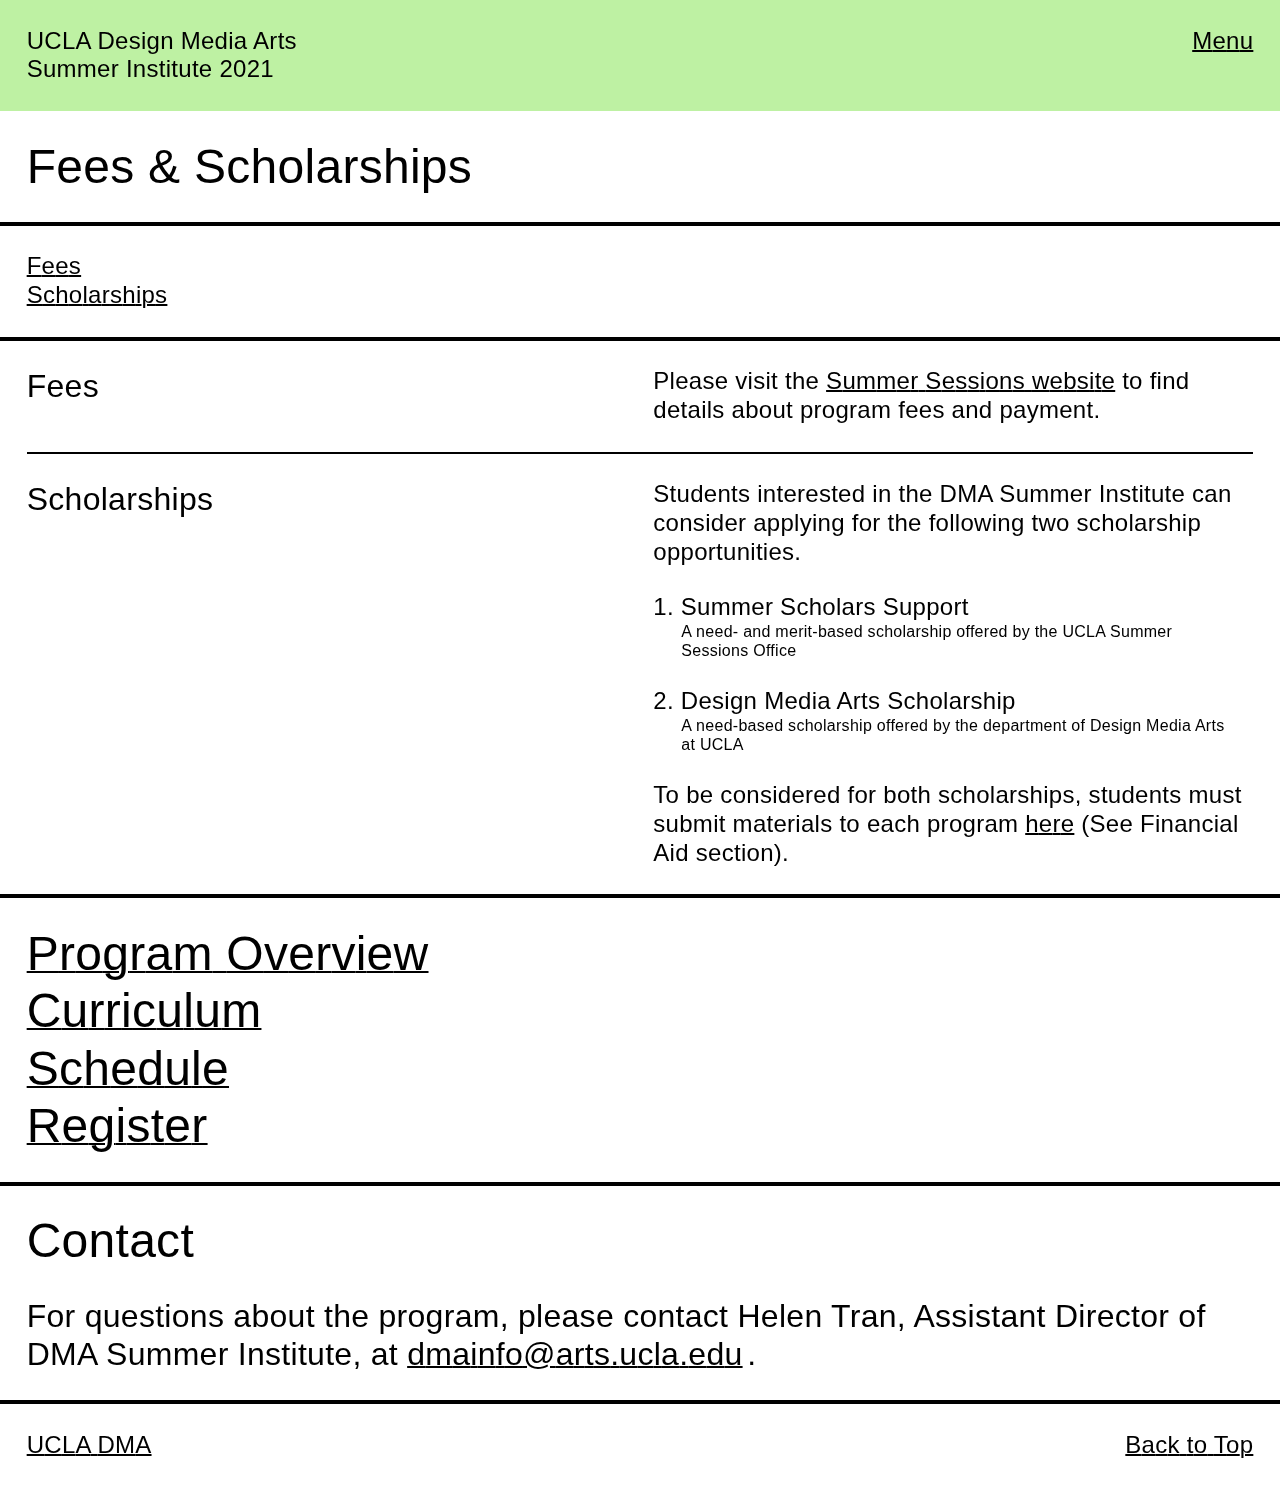
<file: fees-scholarships/index.html>
<!DOCTYPE html>
<html lang="en">

<head>
    <meta charset="utf-8">
    <meta name="viewport" content="width=device-width, initial-scale=1">
    <meta name="description"
        content="The Department of Design Media Arts (DMA) at UCLA is one of the nation’s top design departments offering a comprehensive, multidisciplinary education in media creation, which fosters individual exploration and innovative thinking. Geared specifically for high school students, the department offers the DMA Summer Institute, a two-week program with morning and afternoon classes introducing design practices in the contexts of print, net, worlds, and video. The program is taught by professionally trained and experienced instructors using the most current software and technology. It culminates in a final exhibition and the creation of a portfolio-ready body of work that students may include in their college applications in related fields. It also provides students with a rare opportunity to sample college life in a cutting-edge design department, while earning four units of pass/no pass UC credit.">
    <link href="../css/common.css" rel="stylesheet">
    <link href="../css/fees-scholarships.css" rel="stylesheet">
    <title>UCLA DMA Summer Institute 2021</title>
</head>

<body onclick="">
    <nav id="menu" class="menu eighteen-pt">
        <div class="current-page text">
            Fees & Scholarships
        </div>
        
        <div id="close-btn" class="close-btn btn text">
            Close
        </div>

        <hr class="hr-show-on-mobile">

        <a href="../index.html" class="text">
            Program Overview
        </a>
        <br>
        <a href="../curriculum/index.html" class="text">
            Curriculum
        </a>
        <br>
        <a href="../schedule/index.html" class="text">
            Schedule
        </a>
        <br>
        <a href="#contact" id="contact-btn" class="text">
            Contact
        </a>

        <hr>

        <div class="register">
            <a href="https://r.summer.ucla.edu/contact/InterestInstitutes.cfm" target="_blank"
                class="register-btn thirty-six-pt text">
                Register
            </a>
            <div class="register-caption">
                <div class="text">
                    PROGRAM OFFERED REMOTELY
                </div>
                <div class="text">
                    Registeration for Summer 2021 opens on February 15 on a first come, first-served basis.
                </div>
            </div>
        </div>
    </nav>

    <main>
        <div id="top"></div>

        <nav>
            <div id="menu-btn" class="menu-btn btn eighteen-pt text">
                Menu
            </div>
        </nav>

        <header id="landing" class="landing">
            <h2 class="eighteen-pt">
                <div class="text">
                    UCLA Design Media Arts
                </div>
                <div class="text">
                    Summer Institute 2021
                </div>
            </h2>
        </header>

        <section class="intro">
            <h1 class="thirty-six-pt">
                <div class="text">
                    Fees & Scholarships
                </div>
            </h1>
        </section>

        <hr class="hr-thick">

        <nav class="top-nav eighteen-pt">
            <a href="#fees" class="text">
                Fees
            </a>
            <br>
            <a href="#scholarships" class="text">
                Scholarships
            </a>
        </nav>

        <hr class="hr-thick">

        <section id="fees" class="two-col-section">
            <h2 class="twenty-four-pt left-column text">
                Fees
            </h2>

            <p>
                <div class="eighteen-pt right-column">
                    <span class="text">Please visit the </span><a
                        href="https://www.summer.ucla.edu/institutes/DesignMediaArts/feesandpayment"
                        target="_blank" class="text">Summer Sessions website</a><span class="text"> to find details about program fees and
                        payment.</span>
                </div>
            </p>
        </section>

        <hr>

        <section id="scholarships" class="two-col-section">
            <h2 class="twenty-four-pt left-column text">
                Scholarships
            </h2>

            <p>
                <div class="eighteen-pt right-column">
                    <div class="text">
                        Students interested in the DMA Summer Institute can consider applying for the following two
                        scholarship opportunities.
                    </div>

                    <ol>
                        <li>
                            <div class="text">
                                1. Summer Scholars Support
                            </div>

                            <div class="text scholarship-info twelve-pt">
                                A need- and merit-based scholarship offered by the UCLA Summer Sessions Office
                            </div>
                        </li>

                        <li>
                            <div class="text scholarship-two">
                                2. Design Media Arts Scholarship
                            </div>

                            <div class="text scholarship-info twelve-pt">
                                A need-based scholarship offered by the department of Design Media Arts at UCLA
                            </div>
                        </li>
                    </ol>

                    <div>
                        <span class="text">To be considered for both scholarships, students must submit materials to each program </span><a
                        href="https://www.summer.ucla.edu/institutes/DesignMediaArts/feesandpayment"
                        target="_blank" class="text">here</a><span class="text"> (See
                            Financial Aid section).</span>
                    </div>
                </div>


            </p>
        </section>

        <hr class="hr-thick">

        <nav class="btm-nav thirty-six-pt">
            <a href="../index.html" class="text">
                Program Overview
            </a>
            <br>
            <a href="../curriculum/index.html" class="text">
                Curriculum
            </a>
            <br>
            <a href="../schedule/index.html" class="text">
                Schedule
            </a>
            <br>
            <a href="https://r.summer.ucla.edu/contact/InterestInstitutes.cfm" target="_blank" class="text">
                Register
            </a>
        </nav>

        <hr class="hr-thick">

        <section class="contact" id="contact">
            <h1 class="thirty-six-pt text">
                Contact
            </h1>
            <p>
                <span class="twenty-four-pt text">
                    For questions about the program, please contact Helen Tran, Assistant Director of DMA Summer
                    Institute, at
                </span>
                <a href="mailto:dmainfo@arts.ucla.edu" class="twenty-four-pt text">dmainfo@arts.ucla.edu</a>
                <span class="twenty-four-pt text">
                    .
                </span>
            </p>
        </section>

        <hr class="hr-thick">
    </main>

    <footer class="eighteen-pt">
        <div class="UCLA-DMA">
            <a href="http://dma.ucla.edu/" target="_blank" class="text">
                UCLA DMA
            </a>
        </div>
        <div class="back-to-top">
            <a href="#top" class="text">
                Back to Top
            </a>
        </div>
    </footer>

    <script type="text/javascript" src="../js/jquery-1.8.3.js"></script>
    <script type="text/javascript" src="../js/index.js"></script>
    <script type="text/javascript" src="../js/menu.js"></script>
</body>

</html>
</file>
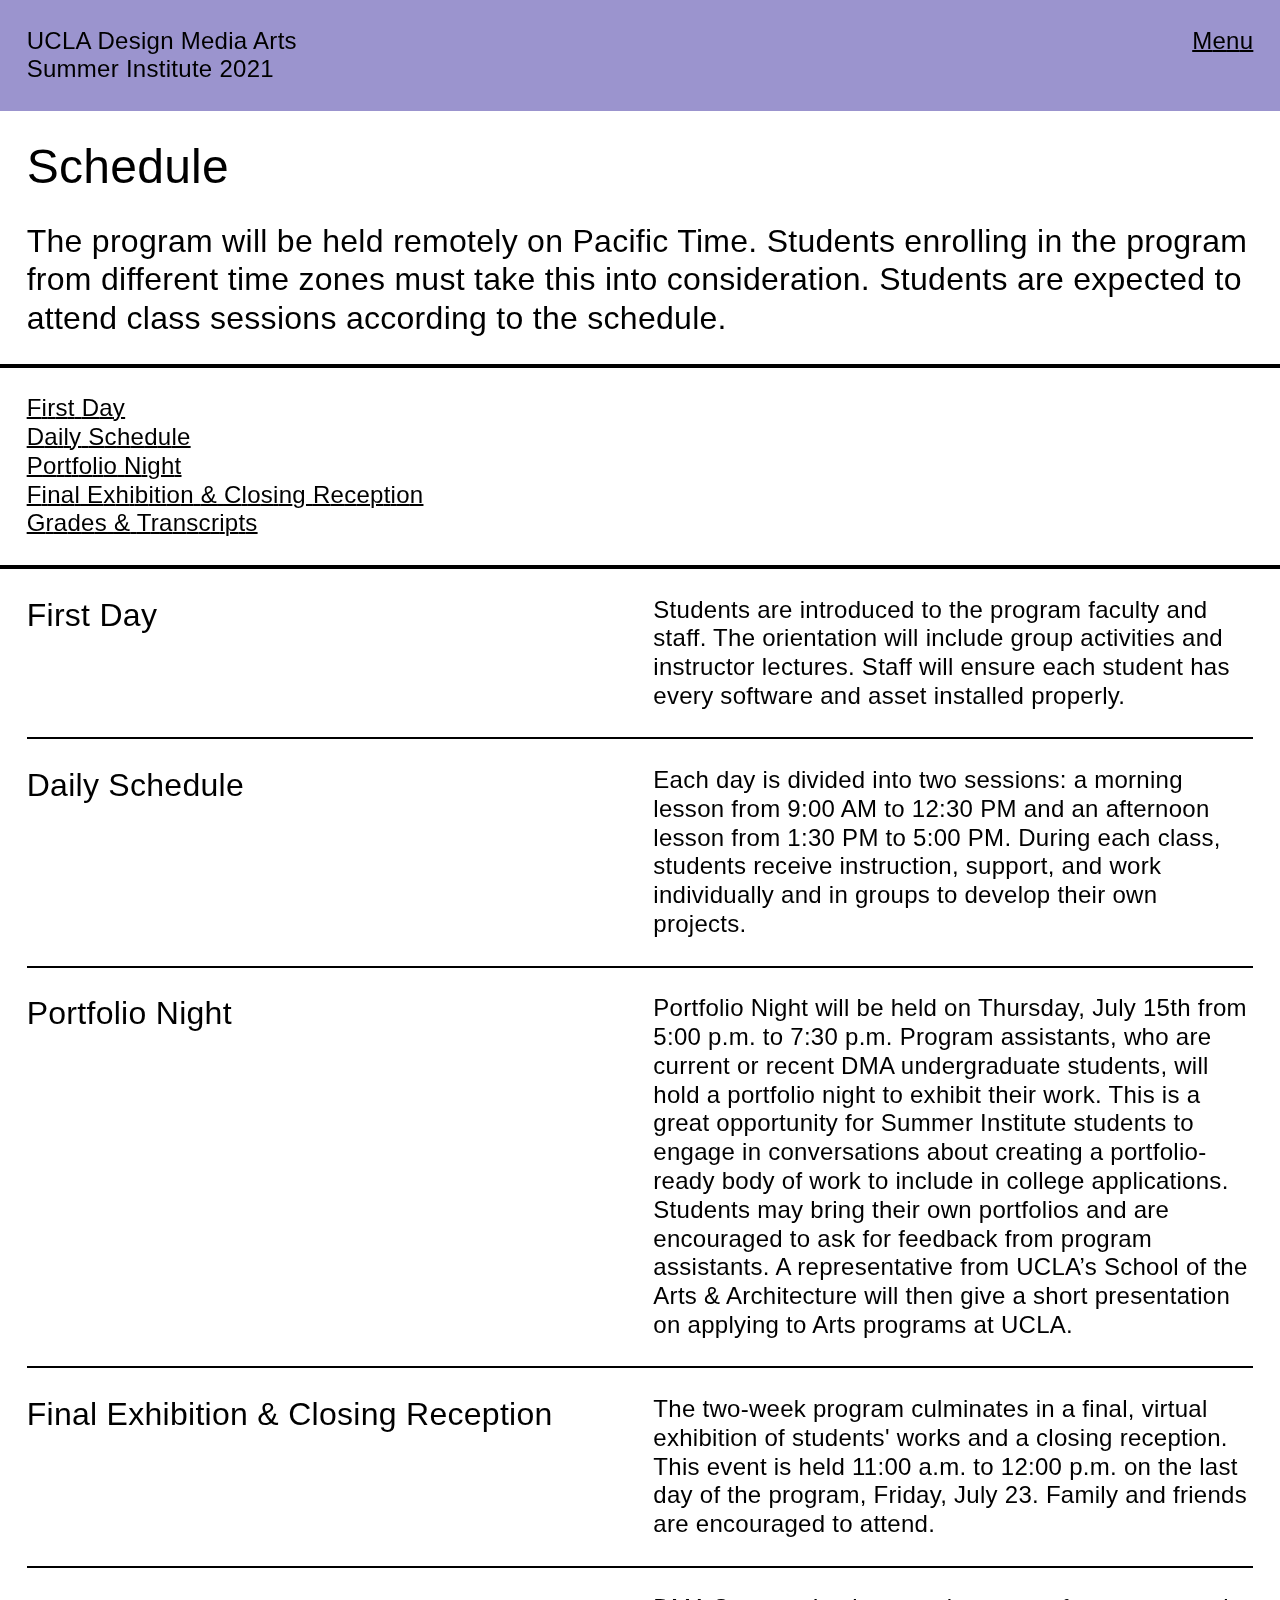
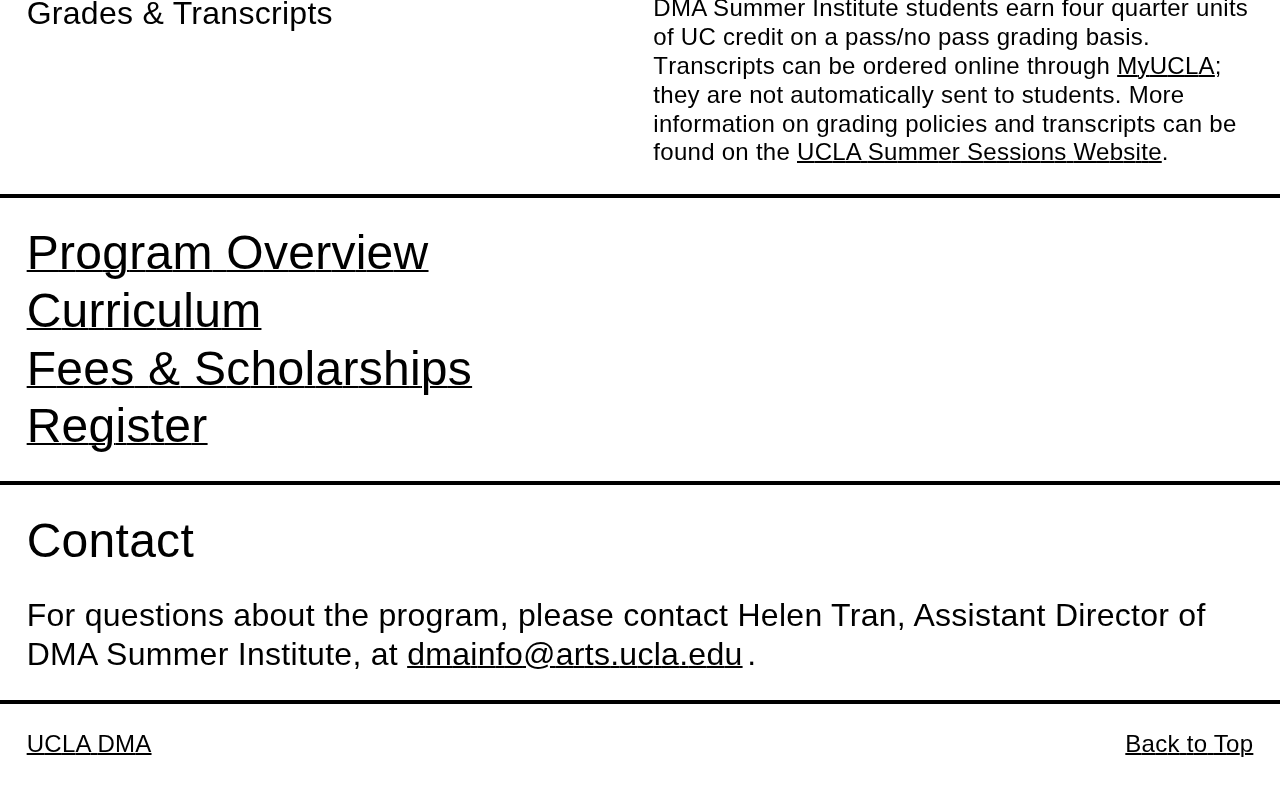
<file: schedule/index.html>
<!DOCTYPE html>
<html lang="en">

<head>
    <meta charset="utf-8">
    <meta name="viewport" content="width=device-width, initial-scale=1">
    <meta name="description"
        content="The Department of Design Media Arts (DMA) at UCLA is one of the nation’s top design departments offering a comprehensive, multidisciplinary education in media creation, which fosters individual exploration and innovative thinking. Geared specifically for high school students, the department offers the DMA Summer Institute, a two-week program with morning and afternoon classes introducing design practices in the contexts of print, net, worlds, and video. The program is taught by professionally trained and experienced instructors using the most current software and technology. It culminates in a final exhibition and the creation of a portfolio-ready body of work that students may include in their college applications in related fields. It also provides students with a rare opportunity to sample college life in a cutting-edge design department, while earning four units of pass/no pass UC credit.">
    <link href="../css/common.css" rel="stylesheet">
    <title>UCLA DMA Summer Institute 2021</title>
</head>

<body onclick="">
    <nav id="menu" class="menu eighteen-pt">
        <div class="current-page text">
            Schedule
        </div>

        <div id="close-btn" class="close-btn btn text">
            Close
        </div>

        <hr class="hr-show-on-mobile">

        <a href="../index.html" class="text">
            Program Overview
        </a>
        <br>
        <a href="../curriculum/index.html" class="text">
            Curriculum
        </a>
        <br>
        <a href="../fees-scholarships/index.html" class="text">
            Fees & Scholarships
        </a>
        <br>
        <a href="#contact" id="contact-btn" class="text">
            Contact
        </a>

        <hr>

        <div class="register">
            <a href="https://r.summer.ucla.edu/contact/InterestInstitutes.cfm" target="_blank"
                class="register-btn thirty-six-pt text">
                Register
            </a>
            <div class="register-caption">
                <div class="text">
                    PROGRAM OFFERED REMOTELY
                </div>
                <div class="text">
                    Registeration for Summer 2021 opens on February 15 on a first come, first-served basis.
                </div>
            </div>
        </div>
    </nav>

    <main>
        <div id="top"></div>

        <nav>
            <div id="menu-btn" class="menu-btn btn eighteen-pt text">
                Menu
            </div>
        </nav>

        <header id="landing">
            <h2 class="eighteen-pt">
                <div class="text">
                    UCLA Design Media Arts
                </div>
                <div class="text">
                    Summer Institute 2021
                </div>
            </h2>
        </header>

        <section class="intro">
            <h1 class="thirty-six-pt">
                <div class="text">
                    Schedule
                </div>
            </h1>

            <p>
                <div class="twenty-four-pt text">
                    The program will be held remotely on Pacific Time. Students enrolling in the program from different
                    time zones must take this into consideration. Students are expected to attend class sessions
                    according to the schedule.
                </div>
            </p>
        </section>

        <hr class="hr-thick">

        <nav class="top-nav eighteen-pt">
            <a href="#first-day" class="text">
                First Day
            </a>
            <br>
            <a href="#daily-schedule" class="text">
                Daily Schedule
            </a>
            <br>
            <a href="#portfolio-night" class="text">
                Portfolio Night
            </a>
            <br>
            <a href="#exhibition-reception" class="text">
                Final Exhibition & Closing Reception
            </a>
            <br>
            <a href="#grades-transcripts" class="text">
                Grades & Transcripts
            </a>
        </nav>

        <hr class="hr-thick">

        <section id="first-day" class="two-col-section">
            <h2 class="twenty-four-pt left-column text">
                First Day
            </h2>

            <p>
                <div class="eighteen-pt right-column text">
                    Students are introduced to the program faculty and staff. The orientation will include group
                    activities and instructor lectures. Staff will ensure each student has every software and asset
                    installed properly.
                </div>
            </p>
        </section>

        <hr>

        <section id="daily-schedule" class="two-col-section">
            <h2 class="twenty-four-pt left-column text">
                Daily Schedule
            </h2>

            <p>
                <div class="eighteen-pt right-column text">
                    Each day is divided into two sessions: a morning lesson from 9:00 AM to 12:30 PM and an afternoon
                    lesson
                    from 1:30 PM to 5:00 PM. During each class, students receive instruction, support, and work
                    individually
                    and in groups to develop their own projects.
                </div>
            </p>
        </section>

        <hr>

        <section id="portfolio-night" class="two-col-section">
            <h2 class="twenty-four-pt left-column text">
                Portfolio Night
            </h2>

            <p>
                <div class="eighteen-pt right-column text">
                    Portfolio Night will be held on Thursday, July 15th from 5:00 p.m. to 7:30 p.m. Program
                    assistants, who are current or recent DMA undergraduate students, will hold a portfolio
                    night to exhibit their work. This is a great opportunity for Summer Institute students to
                    engage in conversations about creating a portfolio-ready body of work to include in college
                    applications. Students may bring their own portfolios and are encouraged to ask for feedback
                    from program assistants. A representative from UCLA’s School of the Arts & Architecture will
                    then give a short presentation on applying to Arts programs at UCLA.
                </div>
            </p>
        </section>

        <hr>

        <section id="exhibition-reception" class="two-col-section">
            <h2 class="twenty-four-pt left-column">
                <div class="text">
                    Final Exhibition & Closing Reception
                </div>
            </h2>

            <p>
                <div class="eighteen-pt right-column text">
                    The two-week program culminates in a final, virtual exhibition of students' works and a
                    closing reception. This event is held 11:00 a.m. to 12:00 p.m. on the last day of the
                    program, Friday, July 23. Family and friends are encouraged to attend.
                </div>
            </p>
        </section>

        <hr>

        <section id="grades-transcripts" class="two-col-section">
            <h2 class="twenty-four-pt left-column">
                <div class="text">
                    Grades & Transcripts
                </div>
            </h2>

            <p>
                <div class="eighteen-pt right-column">
                    <span class="text">DMA Summer Institute students earn four quarter units of UC credit on a pass/no
                        pass
                        grading basis. Transcripts can be ordered online through </span>
                    <a href="https://www.registrar.ucla.edu/Student-Records/Academic-Transcript/Order-an-Academic-Transcript"
                        target="_blank" class="text">MyUCLA</a><span class="text">; they are not automatically sent to
                        students. More information on grading policies and transcripts can be found on the
                    </span><a href="http://www.summer.ucla.edu/academiccourses" target="_blank" class="text">UCLA
                        Summer Sessions Website</a><span class="text">.</span>
                </div>
            </p>
        </section>

        <hr class="hr-thick">

        <nav class="btm-nav thirty-six-pt">
            <a href="../index.html" class="text">
                Program Overview
            </a>
            <br>
            <a href="../curriculum/index.html" class="text">
                Curriculum
            </a>
            <br>
            <a href="../fees-scholarships/index.html" class="text">
                Fees & Scholarships
            </a>
            <br>
            <a href="https://r.summer.ucla.edu/contact/InterestInstitutes.cfm" target="_blank" class="text">
                Register
            </a>
        </nav>

        <hr class="hr-thick">

        <section class="contact" id="contact">
            <h1 class="thirty-six-pt text">
                Contact
            </h1>
            <p>
                <span class="twenty-four-pt text">
                    For questions about the program, please contact Helen Tran, Assistant Director of DMA Summer
                    Institute, at
                </span>
                <a href="mailto:dmainfo@arts.ucla.edu" class="twenty-four-pt text">dmainfo@arts.ucla.edu</a>
                <span class="twenty-four-pt text">
                    .
                </span>
            </p>
        </section>

        <hr class="hr-thick">
    </main>

    <footer class="eighteen-pt">
        <div class="UCLA-DMA">
            <a href="http://dma.ucla.edu/" target="_blank" class="text">
                UCLA DMA
            </a>
        </div>
        <div class="back-to-top">
            <a href="#top" class="text">
                Back to Top
            </a>
        </div>
    </footer>

    <script type="text/javascript" src="../js/jquery-1.8.3.js"></script>
    <script type="text/javascript" src="../js/index.js"></script>
    <script type="text/javascript" src="../js/menu.js"></script>
</body>

</html>
</file>
<file: css/common.css>
/*
Common
*/

html,
body {
    margin: 0;
    padding: 0;
    font-family: arial, sans-serif;
    scroll-behavior: smooth;
    cursor: default;
    line-height: 1.2;
    letter-spacing: 0.2pt;
    animation: pageLoad 1s ease-in;
    scrollbar-width: none;
}

@keyframes pageLoad{
    from{
        opacity: 0;
    }
    to{
        opacity: 1;
    }
}

.shadows{
    transition: all 0.5s ease;
}

.shadows:hover{
    color: rgba(0, 0, 0, 0);
}

::-webkit-scrollbar{
    display: none;
}

*{
    box-sizing: border-box;
}

hr{
    margin: 0 20pt;
    height: 2px;
    outline: none;
    border: none;
    color: black;
    background-color: black;
}

.hr-thick{
    height: 4px;
    margin: 0 0;
}

a,
.btn{
    color: black;
    font-style: normal;
    transition: 0.3s;
    text-decoration: underline;
    text-decoration-thickness: 2px;
    
}

a:hover,
.btn:hover{
    cursor: pointer;
    font-style: italic;
}

h1,h2,h3,p,figure{
    padding: 0;
    margin: 0;
    font-weight: normal;
}

ul,
ol{
    padding: 0;
    margin: 0;
    list-style-type: none;
    padding-left: 16pt;
    text-indent: -16pt;
}

/*
Header
*/

header{
    padding: 20pt;
}

/*
Page intro
*/

.intro{
    padding: 20pt;
}

.intro .twenty-four-pt{
    padding-top: 20pt;
}

/*
Font size + Column padding
*/

.twelve-pt{
    font-size: 12pt;
}

.eighteen-pt{
    font-size: 18pt;
}

.twenty-four-pt{
    font-size: 24pt;
}

.thirty-six-pt{
    font-size: 36pt;
}

.left-column{
    width: 50vw;
    padding-right: 10pt;
}

.right-column{
    width: 50vw;
    padding-left: 10pt;
}

.two-col-section{
    padding: 20pt;
    display: flex;
}

/*
Menu btn + Menu content
*/
.menu-btn{
    position: fixed;
    top: 20pt;
    right: 20pt;
    z-index: 999;
}

main,
footer{
    position: relative;
    transition: 1s;
}

.menu{
    position: fixed;
    width: 100vw;
    padding: 20pt;
    height: 100vh;
    opacity: 0;
    transition: 1s;
}

.menu hr{
    margin: 20pt 0;
    height: 4px;
    color: black;
    background-color: black;
}

.menu .close-btn{
    position: fixed;
    top: 20pt;
    right: 20pt;
    z-index: 999;
}

.menu .register{
    width: 100%;
    position: fixed;
    bottom: 20pt;
    left: 20pt;
}

.menu .register-caption{
    padding-top: 10pt;
    margin-right: 40pt;
}

/*
Page top navigation
*/
.top-nav{
    padding: 20pt;
}

.top-nav a{
    display: inline-block;
    padding-left: 20pt;
    text-indent: -20pt;
}

/*
Page bottom navigation
*/
.btm-nav{
    padding: 20pt;
}

.btm-nav a{
    display: inline-block;
    padding-left: 20pt;
    text-indent: -20pt;
}

/*
Contact
*/
.contact{
    padding: 20pt;
}

.contact h1{
    padding-bottom: 20pt;
}

/*
Footer
*/
footer{
    display: flex;
    flex-wrap: nowrap;
    padding: 20pt;
}

footer>div{
    width: 50%;
}

footer .back-to-top{
    text-align: right;
}

/*
mobile view
*/
@media only screen and (max-width:480px) { 
    .menu-btn,
    .menu .close-btn{
        font-size: 24pt !important;
    }

    .top-nav{
        font-size: 18pt !important;
    }

    .two-col-section{
        flex-wrap: wrap;
    }

    .left-column{
        width: 100vw !important;
        padding: 0;
    }

    .right-column{
        width: 100vw !important;
        padding: 20pt 0 0 0;
    }

    .eighteen-pt{
        font-size: 12pt;
    }
    
    .twenty-four-pt{
        font-size: 18pt;
    }
    
    .thirty-six-pt{
        font-size: 24pt;
    }

    .domain-container{
        flex-wrap: wrap-reverse;
    }

    .domain-student-work{
        width: 100vw;
        padding: 20pt 0 0 0;
    }

    .domain-description{
        width: 100vw;
        padding: 0;
    }

    #scholarships .scholarship-info{
        padding-left: 14pt !important;
    }

    .menu a{
        font-size: 24pt;
        display: inline-block;
        padding-left: 20pt;
        text-indent: -20pt;
    }

    .menu .current-page{
        font-size: 24pt;
        display: block;
        width: 50%;
    }

    .shadows:hover{
        color: rgba(0, 0, 0, 1);
    }
}

/*
tablet view
*/
@media only screen and (min-width: 481px) and (max-width:768px) {
    .two-col-section{
        flex-wrap: wrap;
    }

    .left-column{
        width: 100vw !important;
        padding: 0;
    }

    .right-column{
        width: 100vw !important;
        padding: 20pt 0 0 0;
    }

    .domain-container{
        flex-wrap: wrap-reverse;
    }

    .domain-student-work{
        width: 100vw;
        padding: 20pt 0 0 0;
    }

    .domain-description{
        width: 100vw;
        padding: 0;
    }

    .shadows:hover{
        color: rgba(0, 0, 0, 1);
    }
}
</file>
<file: css/index.css>
/*
Landing section item
*/
.landing{
    display: flex;
    flex-wrap: wrap;
    height: 100vh;
    padding: 20pt;
    position: relative;
}

.landing>div{
    width: 100%;
    height: calc(100%/3);
}

.landing .header{
    width: 75%;
}

.landing .register a{
    position: absolute;
    right: 20pt;
    bottom: 50%;
    text-align: right;
}

.landing .date-wrapper{
    position: absolute;
    bottom: 20pt;
}

/*
Program Overview
*/

.overview{
    padding: 20pt;
}

.overview div{
    padding-top: 20pt;
}
</file>
<file: css/curriculum.css>
/*
Domains section
*/
.domains{
    padding: 20pt;
}

.domain-container{
    display: flex;
    padding-top: 20pt;
}

.domain-container .domain-student-work{
    width: 50vw;
    height: 50vh;
}

.domain-container .student-work-scroller::-webkit-scrollbar{
    display: block;
}

.domain-container .student-work-scroller::-webkit-scrollbar-thumb{
    background-color: lightgrey;
}

.domain-container .student-work-scroller{
    width: 100%;
    height: 100%;
    border-top: 1px solid black;
    border-bottom: 1px solid black;
    overflow: hidden;
    overflow-y: scroll;
    display: block;
}

.domain-container .student-work-scroller figure{
    flex-shrink: 0;
    width: 100%;
    height: 100%;
}

.domain-container .student-work-scroller figure .student-work{
    background-color: black;
    width: 100%;
    height: 90%;
    display: flex;
    align-items: center;
    justify-content: center;
    padding: 20pt;
}

.domain-container .student-work-scroller figure img{
    padding: 0;
    margin: 0;
    max-width: 100%;
    max-height: 100%;
    display: block;
}

.domain-container .student-work-scroller figure figcaption{
    width: 100%;
    height: 10%;
    display: flex;
    align-items: center;
    justify-content: center;
}

.domain-container .domain-description div{
    padding-top: 10pt;
}

.domains .domain-outro{
    padding-top: 20pt;
}

/*
Materials + Supplies section
*/

.materials-supplies ul .computer-specification{
    text-indent: -11pt;
    padding-left: 11pt;
}

/*
Software section
*/

/* .software .text:nth-of-type(2){
    padding-top: 20pt;
} */
</file>
<file: css/fees-scholarships.css>
/*
Scholarships section
*/

#scholarships ol{
    padding: 20pt 15pt;
    margin: 0;
    padding-left: 0pt;
    text-indent: 0pt;
}

#scholarships li:nth-of-type(1){
    padding-bottom: 20pt !important;
}

#scholarships .scholarship-info{
    padding-left: 21pt;
}

.scholarship-two{
    padding-left: 20pt;
    text-indent: -20pt;
}
</file>
